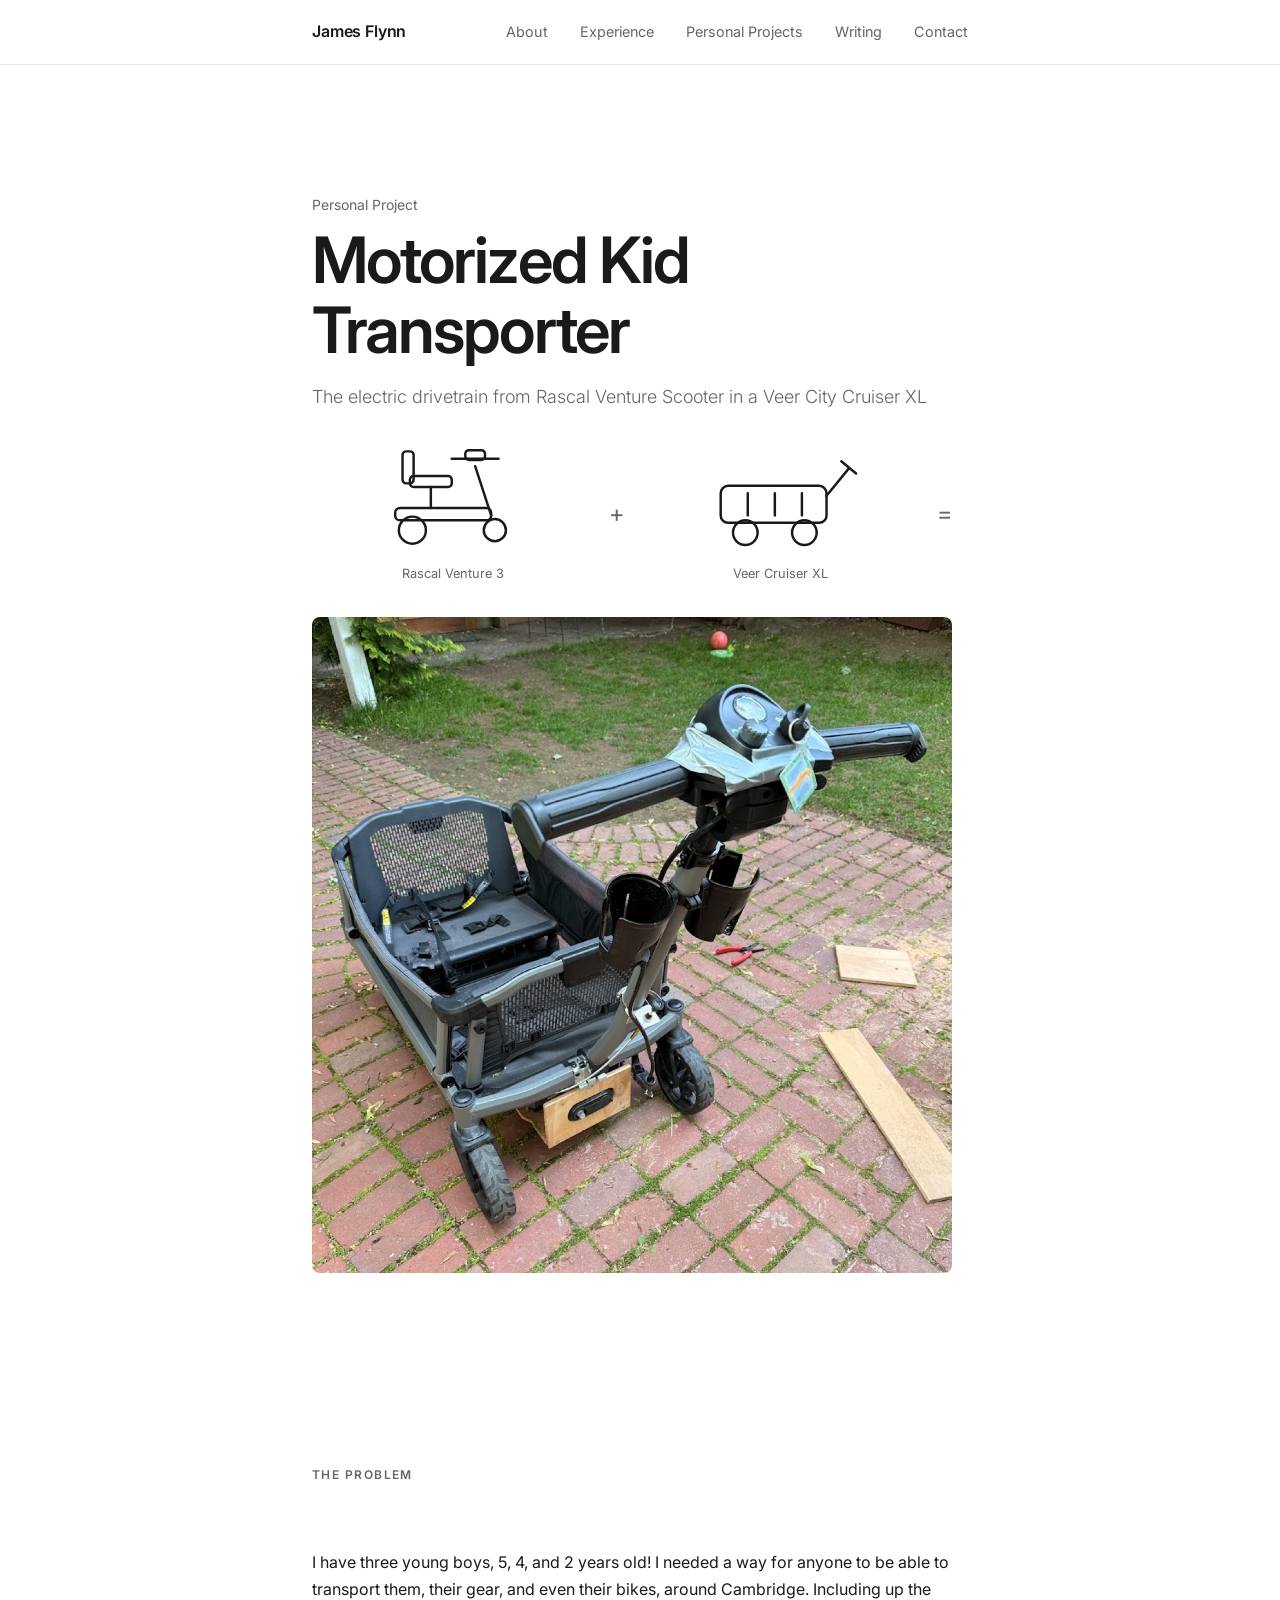
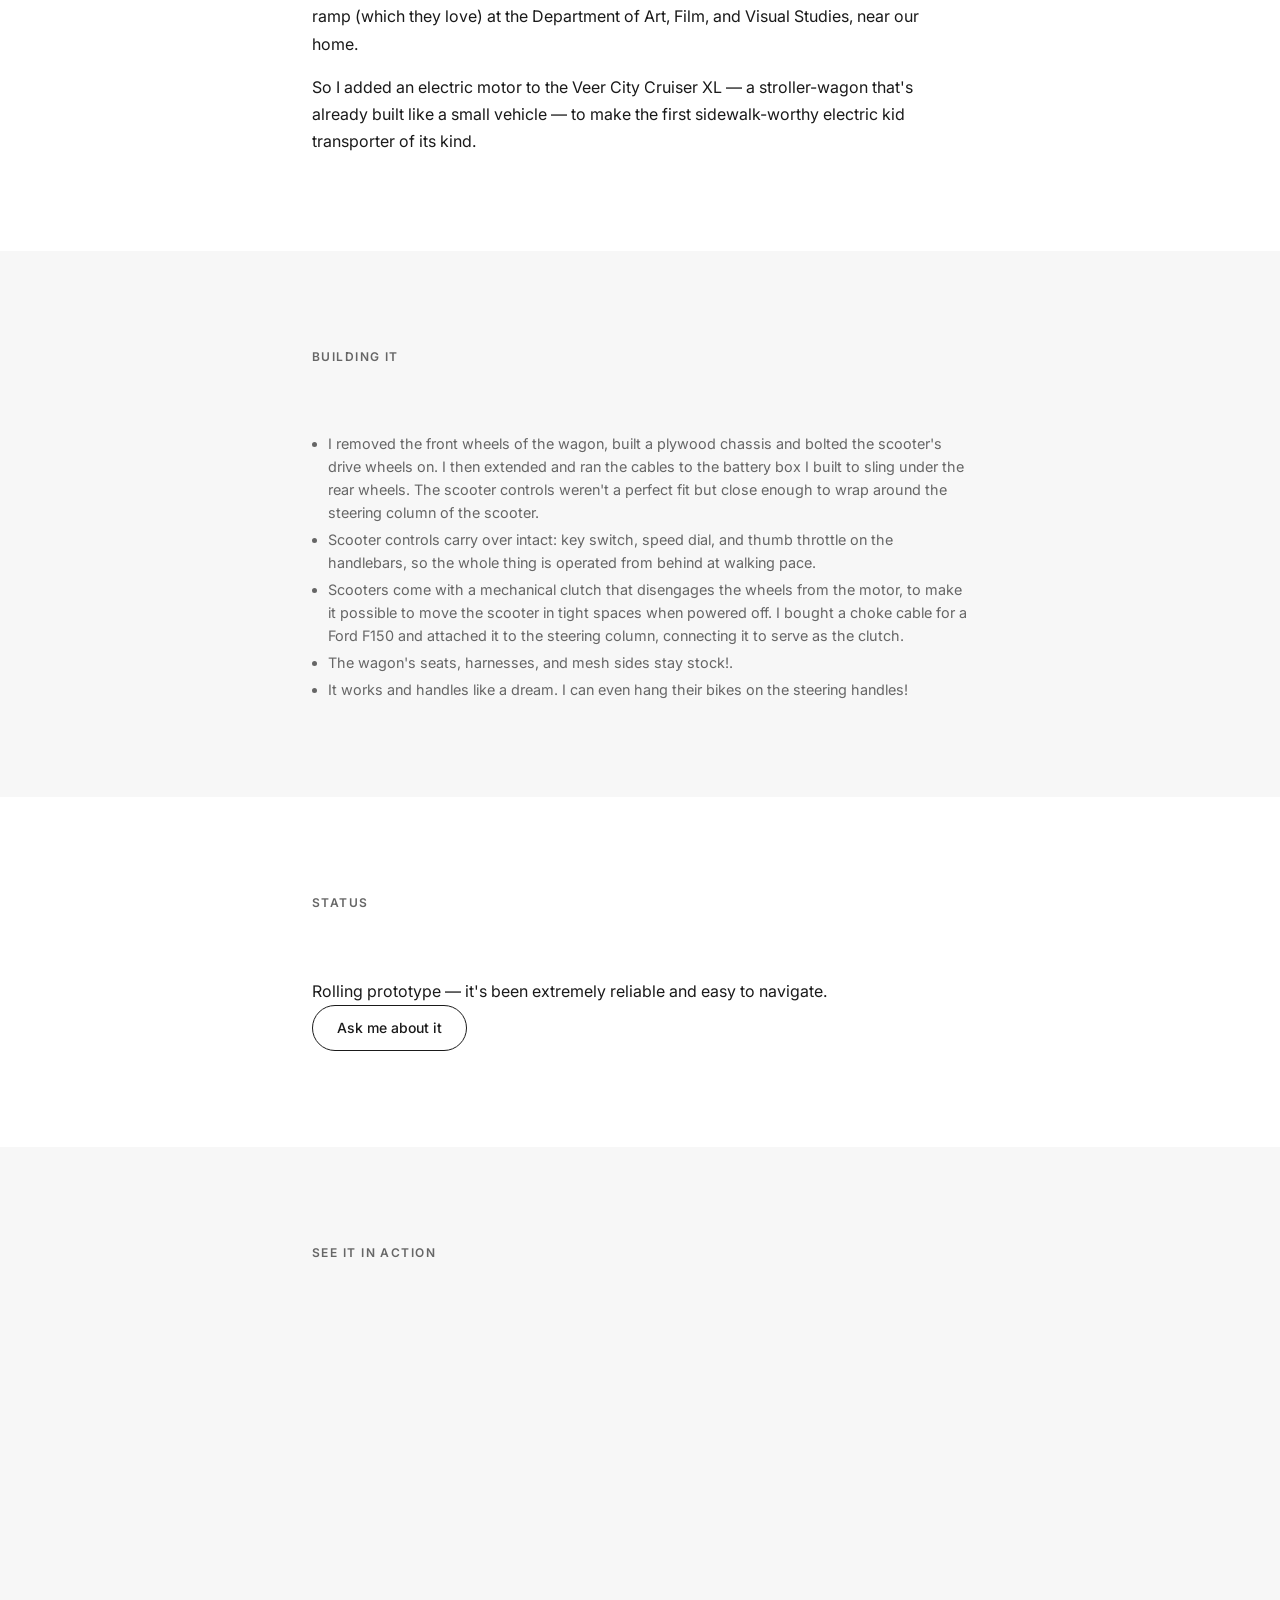
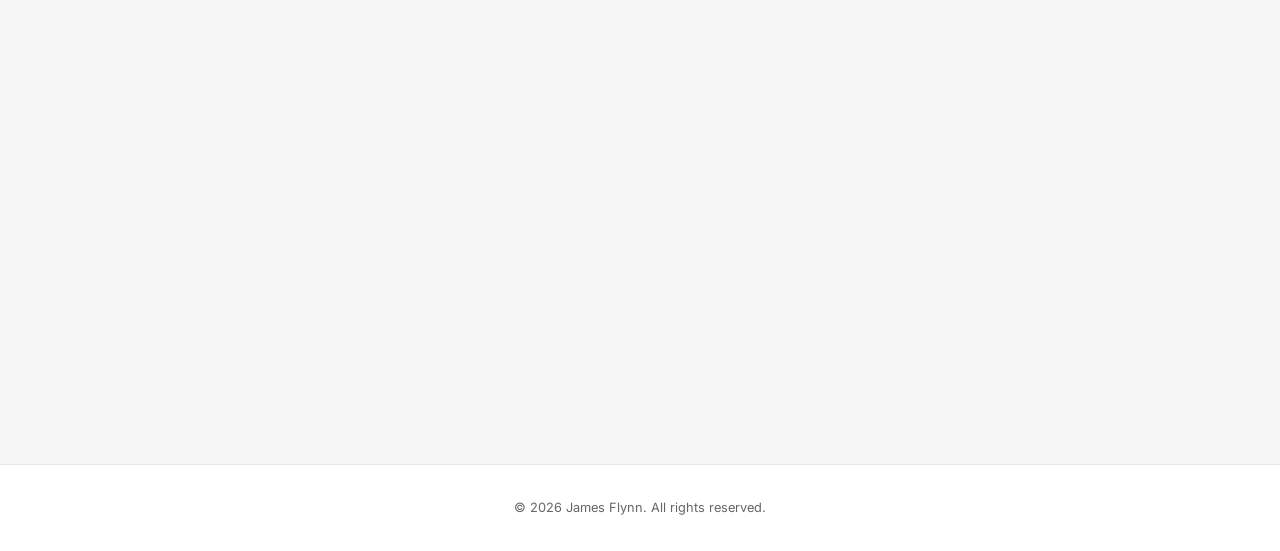
<file: motorized-kid-transporter.html>
<!DOCTYPE html>
<html lang="en">
<head>
<!-- Google tag (gtag.js) -->
<script async src="https://www.googletagmanager.com/gtag/js?id=G-514E6JR3HV"></script>
<script>
  window.dataLayer = window.dataLayer || [];
  function gtag(){dataLayer.push(arguments);}
  gtag('js', new Date());

  gtag('config', 'G-514E6JR3HV');
</script>

  <meta charset="UTF-8">
  <meta name="viewport" content="width=device-width, initial-scale=1.0">
  <meta name="description" content="Motorized Kid Transporter — adding an electric drivetrain to a Veer City Cruiser XL, built at Artisans Asylum.">
  <title>Motorized Kid Transporter — James Flynn</title>
  <link rel="preconnect" href="https://fonts.googleapis.com">
  <link rel="preconnect" href="https://fonts.gstatic.com" crossorigin>
  <link href="https://fonts.googleapis.com/css2?family=Inter:wght@300;400;500;600&display=swap" rel="stylesheet">
  <link rel="stylesheet" href="style.css">
</head>
<body>

  <!-- Navigation -->
  <header class="site-header">
    <nav class="nav container">
      <a href="index.html" class="nav-logo">James Flynn</a>
      <button class="nav-toggle" aria-label="Toggle navigation" aria-expanded="false">
        <span></span>
        <span></span>
        <span></span>
      </button>
      <ul class="nav-links">
        <li><a href="index.html#about">About</a></li>
        <li><a href="index.html#experience">Experience</a></li>
        <li><a href="index.html#projects">Personal Projects</a></li>
        <li><a href="index.html#writing">Writing</a></li>
        <li><a href="index.html#contact">Contact</a></li>
      </ul>
    </nav>
  </header>

  <main>

    <section class="hero">
      <div class="container">
        <p class="hero-eyebrow">Personal Project</p>
        <h1 class="hero-name">Motorized Kid Transporter</h1>
        <p class="hero-tagline">The electric drivetrain from Rascal Venture Scooter in a Veer City Cruiser XL </p>
        <div class="equation" aria-label="Rascal Venture 3 plus Veer Cruiser XL equals the motorized kid transporter">
          <figure class="equation-part">
            <svg viewBox="0 0 130 90" fill="none" stroke="currentColor" stroke-width="2" stroke-linecap="round" stroke-linejoin="round" aria-hidden="true">
              <rect x="24" y="6" width="9" height="26" rx="3"/>
              <rect x="30" y="26" width="34" height="9" rx="3"/>
              <path d="M47 35 V52"/>
              <rect x="18" y="52" width="78" height="10" rx="4"/>
              <path d="M96 58 L83 18"/>
              <path d="M64 12 H102"/>
              <rect x="75" y="5" width="16" height="8" rx="3"/>
              <circle cx="32" cy="70" r="11"/>
              <circle cx="99" cy="70" r="9"/>
            </svg>
            <figcaption>Rascal Venture 3</figcaption>
          </figure>

          <span class="equation-op" aria-hidden="true">+</span>

          <figure class="equation-part">
            <svg viewBox="0 0 130 90" fill="none" stroke="currentColor" stroke-width="2" stroke-linecap="round" stroke-linejoin="round" aria-hidden="true">
              <rect x="16" y="34" width="86" height="30" rx="6"/>
              <path d="M38 40 V58 M60 40 V58 M82 40 V58"/>
              <path d="M102 42 L120 20"/>
              <path d="M114 14 L126 24"/>
              <circle cx="36" cy="72" r="10"/>
              <circle cx="84" cy="72" r="10"/>
            </svg>
            <figcaption>Veer Cruiser XL</figcaption>
          </figure>

          <span class="equation-op" aria-hidden="true">=</span>
        </div>

        <img src="assets/kid-transporter.jpg" alt="A Veer City Cruiser XL wagon with a mobility-scooter front end grafted on: tiller steering column, handlebar controls, single front wheel, and a plywood battery box mounted under the frame." class="project-photo">
      </div>
    </section>

    <section class="section">
      <div class="container">
        <h2 class="section-title">The Problem</h2>
        <div class="about-text">
          <p>
            I have three young boys, 5, 4, and 2 years old! I needed a way for anyone to be able to transport them, their gear, and even their bikes, around Cambridge. Including up the ramp (which they love) at the Department of Art, Film, and Visual Studies, near our home.
          </p>
          <p>
            So I added an electric motor to the Veer City Cruiser XL — a stroller-wagon that's already built
            like a small vehicle — to make the first sidewalk-worthy electric kid transporter of its kind.
          </p>
        </div>
      </div>
    </section>

    <section class="section section-alt">
      <div class="container">
        <h2 class="section-title">Building it</h2>
        <ul class="timeline-bullets">
          <li>I removed the front wheels of the wagon, built a plywood chassis and bolted the scooter's drive wheels on. I then extended and ran the cables to the battery box I built to sling under the rear wheels. The scooter controls weren't a perfect fit but close enough to wrap around the steering column of the scooter. </li>
          <li>Scooter controls carry over intact: key switch, speed dial, and thumb throttle on the handlebars, so the whole thing is operated from behind at walking pace.</li>
          <li>Scooters come with a mechanical clutch that disengages the wheels from the motor, to make it possible to move the scooter in tight spaces when powered off. I bought a choke cable for a Ford F150 and attached it to the steering column, connecting it to serve as the clutch.</li>
          <li>The wagon's seats, harnesses, and mesh sides stay stock!.</li>
          <li>It works and handles like a dream. I can even hang their bikes on the steering handles!</li>
        </ul>
      </div>
    </section>

    <section class="section">
      <div class="container">
        <h2 class="section-title">Status</h2>
        <div class="about-text">
          <p>
            Rolling prototype — it's been extremely reliable and easy to navigate.
          </p>
        </div>
        <a href="mailto:jamesflynn@gmail.com" class="btn">Ask me about it</a>
      </div>
    </section>

    <section class="section section-alt">
      <div class="container">
        <h2 class="section-title">See it in action</h2>
        <iframe src="https://drive.google.com/file/d/1R1ElP7sSya81ufw6MvVWaLkdtPu8ory8/preview" title="Video of the motorized kid transporter in action" class="project-photo project-video" allow="autoplay; fullscreen" allowfullscreen loading="lazy"></iframe>
      </div>
    </section>

  </main>

  <!-- Footer -->
  <footer class="site-footer">
    <div class="container">
      <p>&copy; <span id="year"></span> James Flynn. All rights reserved.</p>
    </div>
  </footer>

  <script src="script.js"></script>
</body>
</html>
</file>
<file: style.css>
/* ============================================================
   Design Tokens
   ============================================================ */
:root {
  --color-bg:        #ffffff;
  --color-text:      #1a1a1a;
  --color-muted:     #666666;
  --color-accent:    #0066cc;
  --color-accent-h:  #004fa3;
  --color-border:    #e8e8e8;
  --color-alt-bg:    #f7f7f7;

  --font-sans: 'Inter', system-ui, -apple-system, sans-serif;

  --max-w: 720px;
  --space-xs: 0.5rem;
  --space-sm: 1rem;
  --space-md: 2rem;
  --space-lg: 4rem;
  --space-xl: 6rem;

  --radius: 9999px;
  --transition: 150ms ease;
}

/* ============================================================
   Reset & Base
   ============================================================ */
*, *::before, *::after {
  box-sizing: border-box;
  margin: 0;
  padding: 0;
}

html {
  scroll-behavior: smooth;
  scroll-padding-top: 72px;
}

body {
  font-family: var(--font-sans);
  font-size: 1rem;
  line-height: 1.7;
  color: var(--color-text);
  background: var(--color-bg);
  -webkit-font-smoothing: antialiased;
}

img {
  display: block;
  max-width: 100%;
}

a {
  color: var(--color-accent);
  text-decoration: none;
  transition: color var(--transition);
}

a:hover {
  color: var(--color-accent-h);
}

ul, ol {
  list-style: none;
}

/* ============================================================
   Layout Utilities
   ============================================================ */
.container {
  width: 100%;
  max-width: var(--max-w);
  margin-inline: auto;
  padding-inline: var(--space-md);
}

.section {
  padding-block: var(--space-xl);
}

.section-alt {
  background: var(--color-alt-bg);
}

.section-title {
  font-size: 0.75rem;
  font-weight: 600;
  letter-spacing: 0.12em;
  text-transform: uppercase;
  color: var(--color-muted);
  margin-bottom: var(--space-lg);
}

/* ============================================================
   Navigation
   ============================================================ */
.site-header {
  position: sticky;
  top: 0;
  z-index: 100;
  background: rgba(255, 255, 255, 0.92);
  backdrop-filter: blur(8px);
  -webkit-backdrop-filter: blur(8px);
  border-bottom: 1px solid var(--color-border);
}

.nav {
  display: flex;
  align-items: center;
  justify-content: space-between;
  height: 64px;
}

.nav-logo {
  font-size: 1rem;
  font-weight: 600;
  color: var(--color-text);
  letter-spacing: -0.01em;
}

.nav-logo:hover {
  color: var(--color-text);
}

.nav-links {
  display: flex;
  gap: var(--space-md);
}

.nav-links a {
  font-size: 0.9rem;
  font-weight: 400;
  color: var(--color-muted);
  transition: color var(--transition);
}

.nav-links a:hover {
  color: var(--color-text);
}

/* Hamburger */
.nav-toggle {
  display: none;
  flex-direction: column;
  gap: 5px;
  background: none;
  border: none;
  cursor: pointer;
  padding: var(--space-xs);
}

.nav-toggle span {
  display: block;
  width: 22px;
  height: 1.5px;
  background: var(--color-text);
  transition: transform var(--transition), opacity var(--transition);
}

/* Open state */
.nav-toggle[aria-expanded="true"] span:nth-child(1) {
  transform: translateY(6.5px) rotate(45deg);
}
.nav-toggle[aria-expanded="true"] span:nth-child(2) {
  opacity: 0;
}
.nav-toggle[aria-expanded="true"] span:nth-child(3) {
  transform: translateY(-6.5px) rotate(-45deg);
}

/* ============================================================
   Hero
   ============================================================ */
.hero {
  padding-block: var(--space-xl);
  padding-top: calc(var(--space-xl) + var(--space-md));
}

.hero-eyebrow {
  font-size: 0.875rem;
  color: var(--color-muted);
  margin-bottom: var(--space-xs);
}

.hero-name {
  font-size: clamp(2.5rem, 6vw, 4rem);
  font-weight: 600;
  letter-spacing: -0.03em;
  line-height: 1.1;
  color: var(--color-text);
  margin-bottom: var(--space-sm);
}

.hero-tagline {
  font-size: 1.125rem;
  color: var(--color-muted);
  font-weight: 300;
  margin-bottom: var(--space-md);
}

/* Hero social icons */
.hero-icons {
  display: flex;
  gap: 0.75rem;
  margin-bottom: var(--space-sm);
}

.hero-icon {
  display: flex;
  align-items: center;
  justify-content: center;
  color: var(--color-muted);
  transition: color var(--transition);
}

.hero-icon svg {
  width: 16px;
  height: 16px;
}

.hero-icon:hover {
  color: var(--color-text);
}

/* ============================================================
   Button
   ============================================================ */
.btn {
  display: inline-block;
  padding: 0.65rem 1.5rem;
  border: 1.5px solid var(--color-text);
  border-radius: var(--radius);
  font-size: 0.875rem;
  font-weight: 500;
  color: var(--color-text);
  transition: background var(--transition), color var(--transition);
}

.btn:hover {
  background: var(--color-text);
  color: var(--color-bg);
}

/* ============================================================
   About
   ============================================================ */
.about-grid {
  display: grid;
  grid-template-columns: auto 1fr;
  gap: var(--space-lg);
  align-items: start;
}

.profile-img {
  width: 120px;
  height: 120px;
  border-radius: 50%;
  object-fit: cover;
}

.about-text p + p {
  margin-top: var(--space-sm);
}

.about-text p {
  color: var(--color-text);
}

/* ============================================================
   Experience / Timeline
   ============================================================ */
.timeline {
  display: flex;
  flex-direction: column;
  gap: var(--space-lg);
}

.timeline-item {
  padding-left: var(--space-md);
  border-left: 1.5px solid var(--color-border);
}

.timeline-meta {
  display: flex;
  flex-wrap: wrap;
  gap: 0.5rem var(--space-md);
  margin-bottom: 0.25rem;
}

.timeline-date {
  font-size: 0.8rem;
  color: var(--color-muted);
  font-weight: 400;
}

.timeline-company {
  font-size: 0.8rem;
  color: var(--color-accent);
  font-weight: 500;
}

.timeline-role {
  font-size: 1rem;
  font-weight: 600;
  margin-bottom: 0.5rem;
  letter-spacing: -0.01em;
}

.timeline-bullets {
  list-style: disc;
  padding-left: var(--space-sm);
}

.timeline-bullets li {
  font-size: 0.9rem;
  color: var(--color-muted);
  line-height: 1.6;
}

.timeline-bullets li + li {
  margin-top: 0.25rem;
}

/* ============================================================
   Projects
   ============================================================ */
.projects-subtitle {
  font-size: 0.95rem;
  font-weight: 600;
  color: var(--color-text);
  margin-bottom: var(--space-sm);
  letter-spacing: -0.01em;
}

.projects-grid {
  display: grid;
  grid-template-columns: 1fr 1fr;
  gap: var(--space-sm);
  margin-bottom: var(--space-lg);
}

.project-card {
  padding: var(--space-sm) var(--space-md);
  border: 1px solid var(--color-border);
  border-radius: 8px;
  transition: border-color var(--transition);
}

.project-card:hover {
  border-color: var(--color-muted);
}

.project-card-link {
  display: block;
  color: inherit;
  text-decoration: none;
}

.project-card-header {
  display: flex;
  align-items: center;
  justify-content: space-between;
  margin-bottom: 0.25rem;
}

.project-card-header .project-name {
  margin-bottom: 0;
}

.project-icon {
  width: 16px;
  height: 16px;
  color: var(--color-muted);
  flex-shrink: 0;
  opacity: 0.6;
}

.project-card:hover .project-icon {
  opacity: 1;
}

.project-name {
  font-size: 0.95rem;
  font-weight: 600;
  color: var(--color-text);
  margin-bottom: 0.25rem;
  letter-spacing: -0.01em;
}

.project-desc {
  font-size: 0.85rem;
  color: var(--color-muted);
  line-height: 1.5;
}

@media (max-width: 640px) {
  .projects-grid {
    grid-template-columns: 1fr;
  }
}

/* Resume download */
.resume-btn {
  margin-top: var(--space-lg);
}

/* ============================================================
   Writing
   ============================================================ */
.writing-intro {
  font-size: 0.9rem;
  color: var(--color-muted);
  margin-bottom: var(--space-sm);
}

.writing-intro a {
  color: var(--color-text);
  text-decoration: underline;
  text-underline-offset: 2px;
}

/* Shown in place of the cards when posts.json can't be loaded, so the
   section degrades to a Substack link instead of disappearing. */
.writing-fallback {
  font-size: 0.9rem;
  color: var(--color-muted);
  grid-column: 1 / -1;
  margin: 0;
}

.writing-fallback a {
  color: var(--color-text);
  text-decoration: underline;
  text-underline-offset: 2px;
}

.writing-grid {
  display: grid;
  grid-template-columns: 1fr 1fr;
  gap: var(--space-sm);
}

.writing-card {
  display: block;
  color: inherit;
  text-decoration: none;
  border: 1px solid var(--color-border);
  border-radius: 8px;
  overflow: hidden;
  transition: border-color var(--transition);
}

.writing-card:hover {
  border-color: var(--color-muted);
}

.writing-card-image {
  width: 100%;
  aspect-ratio: 2 / 1;
  object-fit: cover;
  display: block;
}

.writing-card-body {
  padding: var(--space-sm) var(--space-md);
}

.writing-card-date {
  font-size: 0.75rem;
  color: var(--color-muted);
  margin-bottom: 0.25rem;
}

.writing-card-title {
  font-size: 0.95rem;
  font-weight: 600;
  color: var(--color-text);
  margin-bottom: 0.25rem;
  letter-spacing: -0.01em;
}

.writing-card-desc {
  font-size: 0.85rem;
  color: var(--color-muted);
  line-height: 1.5;
}

@media (max-width: 640px) {
  .writing-grid {
    grid-template-columns: 1fr;
  }
}

/* ============================================================
   Contact
   ============================================================ */
.contact-container {
  text-align: center;
}

.contact-intro {
  color: var(--color-muted);
  margin-bottom: var(--space-sm);
}

.contact-email {
  display: inline-block;
  font-size: 1.25rem;
  font-weight: 500;
  color: var(--color-text);
  border-bottom: 1.5px solid var(--color-text);
  padding-bottom: 2px;
  margin-bottom: var(--space-md);
  transition: color var(--transition), border-color var(--transition);
}

.contact-email:hover {
  color: var(--color-accent);
  border-color: var(--color-accent);
}

.contact-icons {
  display: flex;
  justify-content: center;
  gap: 1.25rem;
}

.contact-icon {
  display: flex;
  align-items: center;
  justify-content: center;
  width: 40px;
  height: 40px;
  color: var(--color-muted);
  transition: color var(--transition), transform var(--transition);
}

.contact-icon svg {
  width: 22px;
  height: 22px;
}

.contact-icon:hover {
  color: var(--color-text);
  transform: translateY(-2px);
}

/* ============================================================
   Footer
   ============================================================ */
.site-footer {
  border-top: 1px solid var(--color-border);
  padding-block: var(--space-md);
}

.site-footer p {
  font-size: 0.8rem;
  color: var(--color-muted);
  text-align: center;
}

/* ============================================================
   Responsive — Mobile
   ============================================================ */
@media (max-width: 640px) {
  .nav-toggle {
    display: flex;
  }

  .nav-links {
    display: none;
    position: absolute;
    top: 65px;
    left: 0;
    right: 0;
    background: var(--color-bg);
    border-bottom: 1px solid var(--color-border);
    flex-direction: column;
    gap: 0;
    padding-block: var(--space-sm);
  }

  .nav-links.open {
    display: flex;
  }

  .nav-links li {
    padding-inline: var(--space-md);
    padding-block: 0.6rem;
  }

  .nav-links a {
    font-size: 1rem;
  }

  .hero-name {
    font-size: 2.25rem;
  }

  .about-grid {
    grid-template-columns: 1fr;
    gap: var(--space-md);
  }

  .profile-img {
    width: 96px;
    height: 96px;
  }

  .section {
    padding-block: var(--space-lg);
  }
}

.project-photo {
  width: 100%;
  max-width: 640px;
  border-radius: 8px;
  display: block;
  margin-top: var(--space-md);
}

.project-video {
  aspect-ratio: 9 / 16;
  max-width: 360px;
  border: 0;
  margin-top: 0;
}

.equation {
  display: flex;
  align-items: center;
  justify-content: flex-start;
  flex-wrap: wrap;
  gap: var(--space-sm);
  margin-top: var(--space-md);
  max-width: 640px;
}

.equation-part {
  flex: 1 1 140px;
  text-align: center;
  color: var(--color-text);
}

.equation-part svg {
  width: 100%;
  max-width: 160px;
  height: auto;
}

.equation-part figcaption {
  font-size: 0.8rem;
  color: var(--color-muted);
}

.equation-op {
  font-size: 1.5rem;
  color: var(--color-muted);
}
</file>
